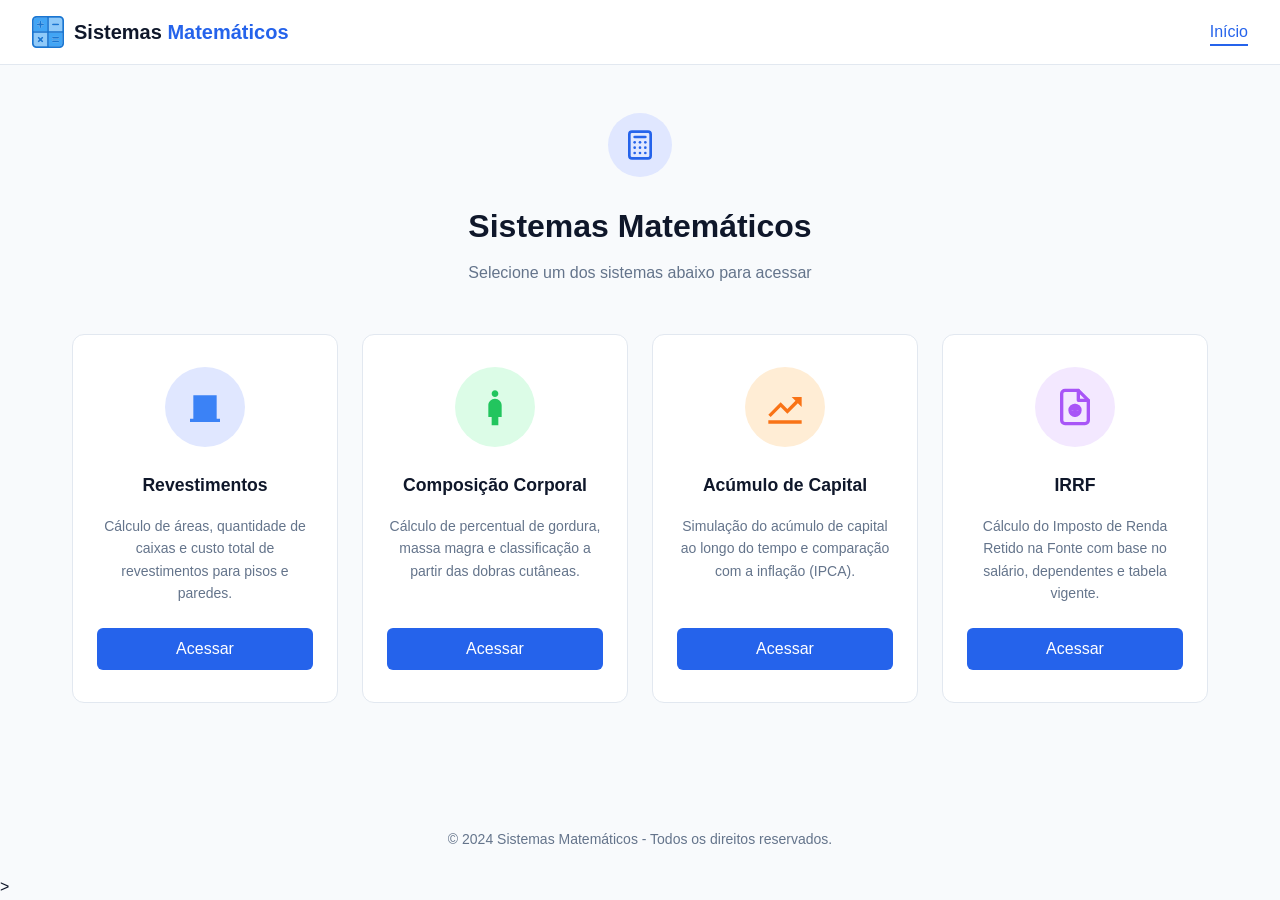
<file: index.html>
<!DOCTYPE html>
<html lang="pt-BR">
<head>
    <meta charset="UTF-8">
    <meta name="viewport" content="width=device-width, initial-scale=1.0">
    <title>Sistemas Matemáticos</title>
    <link rel="stylesheet" href="src/styles/index.css">
    <link rel="stylesheet" href="src/styles/global.css">
    <link rel="icon" href="src/assets/images/math.png" type="image/png">
    

</head>
<body>

    <header>
        <div class="logo-container">
            <img src="src/assets/images/math.png" alt="Sistemas Matemáticos Logo">
            <div>Sistemas <span>Matemáticos</span></div>
        </div>
        <nav>
            <a href="#">Início</a>
        </nav>
    </header>

    <main>
        <section class="hero">
            <div class="hero-icon">
                <svg width="32" height="32" viewBox="0 0 24 24" fill="none" stroke="currentColor" stroke-width="2" stroke-linecap="round" stroke-linejoin="round">
                    <rect x="4" y="2" width="16" height="20" rx="2" ry="2"></rect>
                    <line x1="8" y1="6" x2="16" y2="6"></line>
                    <line x1="16" y1="14" x2="16" y2="14"></line>
                    <line x1="16" y1="18" x2="16" y2="18"></line>
                    <line x1="8" y1="10" x2="8" y2="10"></line>
                    <line x1="12" y1="10" x2="12" y2="10"></line>
                    <line x1="16" y1="10" x2="16" y2="10"></line>
                    <line x1="8" y1="14" x2="8" y2="14"></line>
                    <line x1="12" y1="14" x2="12" y2="14"></line>
                    <line x1="8" y1="18" x2="8" y2="18"></line>
                    <line x1="12" y1="18" x2="12" y2="18"></line>
                </svg>
            </div>
            <h1>Sistemas Matemáticos</h1>
            <p>Selecione um dos sistemas abaixo para acessar</p>
        </section>

        <section class="systems-grid">
            
            <article class="card">
                <div class="card-icon icon-bg-blue">
                    <svg width="40" height="40" viewBox="0 0 24 24" fill="currentColor">
                        <path d="M3 21h18v-2H3v2zm4-4h2v-2H7v2zm0-4h2v-2H7v2zm0-4h2V7H7v2zm4 8h2v-2h-2v2zm0-4h2v-2h-2v2zm0-4h2V7h-2v2zm4 8h2v-2h-2v2zm0-4h2v-2h-2v2zm0-4h2V7h-2v2zM5 5v14h14V5H5z"/>
                    </svg>
                </div>
                <h2>Revestimentos</h2>
                <p>Cálculo de áreas, quantidade de caixas e custo total de revestimentos para pisos e paredes.</p>
                <button class="btn-acessar" data-system="revestimentos">Acessar</button>
            </article>

            <article class="card">
                <div class="card-icon icon-bg-green">
                    <svg width="40" height="40" viewBox="0 0 24 24" fill="currentColor">
                        <path d="M12 2C10.9 2 10 2.9 10 4s.9 2 2 2 2-.9 2-2-.9-2-2-2zm0 5c-2.21 0-4 1.79-4 4v7h2v5h4v-5h2v-7c0-2.21-1.79-4-4-4z"/>
                    </svg>
                </div>
                <h2>Composição Corporal</h2>
                <p>Cálculo de percentual de gordura, massa magra e classificação a partir das dobras cutâneas.</p>
                <button class="btn-acessar" data-system="composicao_corporal">Acessar</button>
            </article>

            <article class="card">
                <div class="card-icon icon-bg-orange">
                    <svg width="40" height="40" viewBox="0 0 24 24" fill="currentColor">
                        <path d="M16 6l2.29 2.29-4.88 4.88-4-4L2 16.59 3.41 18l6-6 4 4 6.3-6.29L22 12V6z"/>
                        <path d="M22 20H2v2h20v-2z"/>
                    </svg>
                </div>
                <h2>Acúmulo de Capital</h2>
                <p>Simulação do acúmulo de capital ao longo do tempo e comparação com a inflação (IPCA).</p>
                <a href="src/pages/acumulo-capital.html" style="width: 100%; text-decoration: none;">
        <button class="btn-acessar">Acessar</button>
    </a>
            </article>

            <article class="card">
                <div class="card-icon icon-bg-purple">
                    <svg width="40" height="40" viewBox="0 0 24 24" fill="none" stroke="currentColor" stroke-width="2" stroke-linecap="round" stroke-linejoin="round">
                        <path d="M14 2H6a2 2 0 0 0-2 2v16a2 2 0 0 0 2 2h12a2 2 0 0 0 2-2V8z"></path>
                        <polyline points="14 2 14 8 20 8"></polyline>
                        <circle cx="12" cy="14" r="3"></circle>
                        <path d="M12 11v6"></path>
                        <path d="M10 13h4"></path>
                        <path d="M10 15h4"></path>
                    </svg>
                </div>
                <h2>IRRF</h2>
                <p>Cálculo do Imposto de Renda Retido na Fonte com base no salário, dependentes e tabela vigente.</p>
                <button class="btn-acessar" data-system="irrf">Acessar</button>
            </article>

        </section>
    </main>

    <footer>
        &copy; 2024 Sistemas Matemáticos - Todos os direitos reservados.
    </footer>

    <script src="src/scripts/index.js"></script>>
</body>
</html>
</file>
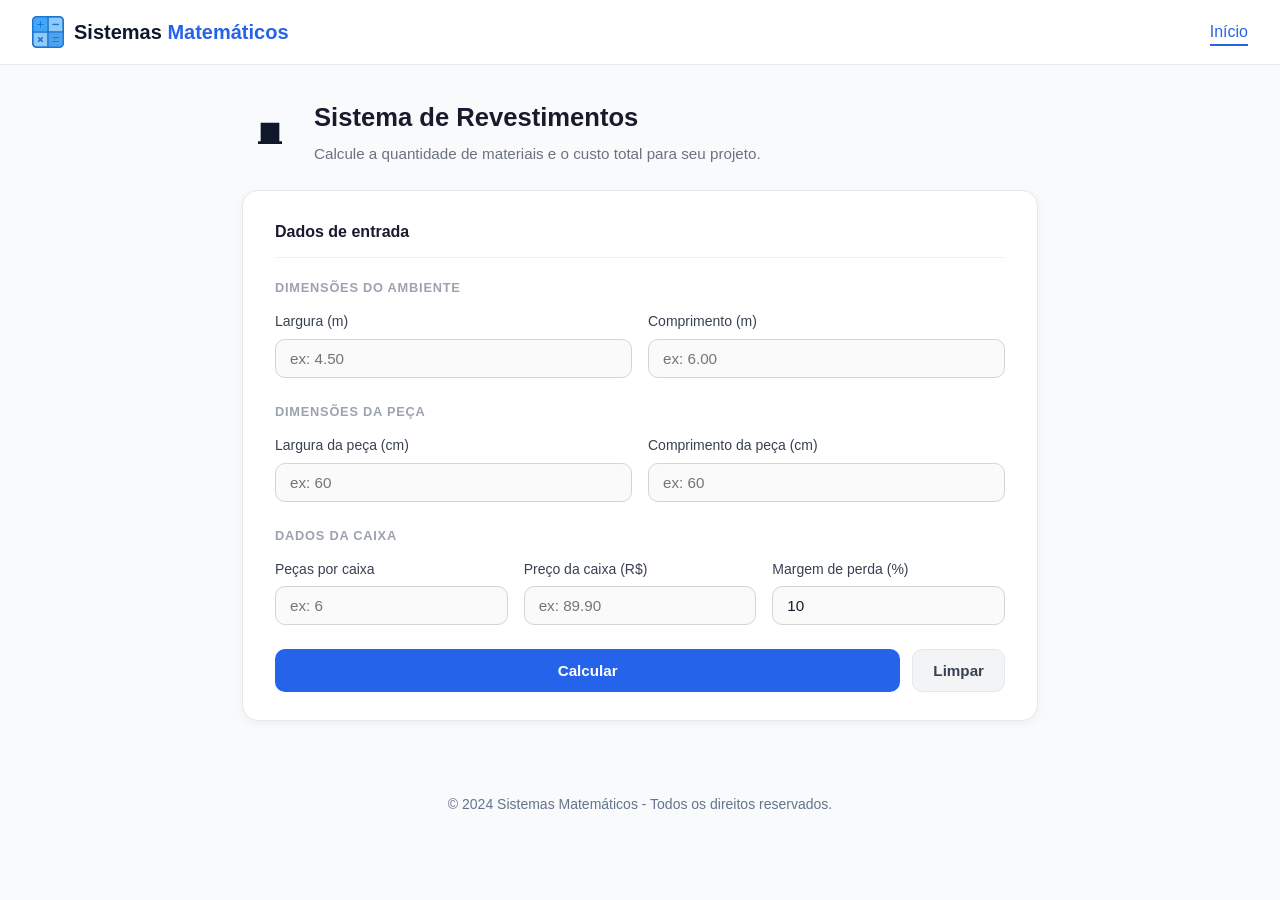
<file: src/pages/revestimentos.html>
<!DOCTYPE html>
<html lang="pt-BR">

<head>
    <meta charset="UTF-8">
    <meta name="viewport" content="width=device-width, initial-scale=1.0">
    <title>Revestimentos - Sistemas Matemáticos</title>
    <link rel="stylesheet" href="../styles/global.css">
    <link rel="icon" href="../assets/images/math.png" type="image/png">
    <link rel="stylesheet" href="../styles/revestimentos.css">
</head>

<body>

    <header>
        <div class="logo-container">
            <img src="../assets/images/math.png" alt="Sistemas Matemáticos Logo">
            <div>Sistemas <span>Matemáticos</span></div>
        </div>
        <nav>
            <a href="../../index.html">Início</a>
        </nav>
    </header>

    <main>
        <section class="page-hero">
            <div class="hero-icon icon-bg-blue">
                <svg width="32" height="32" viewBox="0 0 24 24" fill="currentColor">
                    <path
                        d="M3 21h18v-2H3v2zm4-4h2v-2H7v2zm0-4h2v-2H7v2zm0-4h2V7H7v2zm4 8h2v-2h-2v2zm0-4h2v-2h-2v2zm0-4h2V7h-2v2zm4 8h2v-2h-2v2zm0-4h2v-2h-2v2zm0-4h2V7h-2v2zM5 5v14h14V5H5z" />
                </svg>
            </div>
            <div>
                <h1>Sistema de Revestimentos</h1>
                <p>Calcule a quantidade de materiais e o custo total para seu projeto.</p>
            </div>
        </section>

        <div class="content-wrapper">

            <!-- FORMULÁRIO -->
            <section class="card-form">
                <h2 class="section-title">Dados de entrada</h2>

                <div class="form-group">
                    <h3 class="group-title">Dimensões do ambiente</h3>
                    <div class="input-row">
                        <div class="input-field">
                            <label for="largura">Largura (m)</label>
                            <input type="number" id="largura" placeholder="ex: 4.50" min="0.01" step="0.01">
                        </div>
                        <div class="input-field">
                            <label for="comprimento">Comprimento (m)</label>
                            <input type="number" id="comprimento" placeholder="ex: 6.00" min="0.01" step="0.01">
                        </div>
                    </div>
                </div>

                <div class="form-group">
                    <h3 class="group-title">Dimensões da peça</h3>
                    <div class="input-row">
                        <div class="input-field">
                            <label for="pecaLargura">Largura da peça (cm)</label>
                            <input type="number" id="pecaLargura" placeholder="ex: 60" min="0.1" step="0.1">
                        </div>
                        <div class="input-field">
                            <label for="pecaComprimento">Comprimento da peça (cm)</label>
                            <input type="number" id="pecaComprimento" placeholder="ex: 60" min="0.1" step="0.1">
                        </div>
                    </div>
                </div>

                <div class="form-group">
                    <h3 class="group-title">Dados da caixa</h3>
                    <div class="input-row three-cols">
                        <div class="input-field">
                            <label for="qtdPecas">Peças por caixa</label>
                            <input type="number" id="qtdPecas" placeholder="ex: 6" min="1" step="1">
                        </div>
                        <div class="input-field">
                            <label for="precoCaixa">Preço da caixa (R$)</label>
                            <input type="number" id="precoCaixa" placeholder="ex: 89.90" min="0.01" step="0.01">
                        </div>
                        <div class="input-field">
                            <label for="perda">Margem de perda (%)</label>
                            <input type="number" id="perda" placeholder="ex: 10" min="0" max="100" step="0.5"
                                value="10">
                        </div>
                    </div>
                </div>

                <div id="mensagemErro" class="mensagem-erro" style="display:none;"></div>

                <div class="btn-group">
                    <button id="btnCalcular" class="btn-primary">Calcular</button>
                    <button id="btnLimpar" class="btn-secondary">Limpar</button>
                </div>
            </section>

            <!-- RESULTADOS -->
            <section class="card-resultados" id="cardResultados" style="display:none;">
                <h2 class="section-title">Resultados</h2>

                <div class="resultados-grid">
                    <div class="resultado-item">
                        <span class="resultado-label">Área da peça</span>
                        <span class="resultado-valor" id="resAreaPeca">—</span>
                        <span class="resultado-unidade">m²</span>
                    </div>
                    <div class="resultado-item">
                        <span class="resultado-label">Área do ambiente</span>
                        <span class="resultado-valor" id="resAreaAmb">—</span>
                        <span class="resultado-unidade">m²</span>
                    </div>
                    <div class="resultado-item">
                        <span class="resultado-label">Área total com perda</span>
                        <span class="resultado-valor" id="resAreaTotal">—</span>
                        <span class="resultado-unidade">m²</span>
                    </div>
                    <div class="resultado-item">
                        <span class="resultado-label">Metragem por caixa</span>
                        <span class="resultado-valor" id="resMetCaixa">—</span>
                        <span class="resultado-unidade">m²</span>
                    </div>
                    <div class="resultado-item destaque-azul">
                        <span class="resultado-label">Quantidade de caixas</span>
                        <span class="resultado-valor" id="resCaixas">—</span>
                        <span class="resultado-unidade">caixas</span>
                    </div>
                    <div class="resultado-item destaque-verde">
                        <span class="resultado-label">Custo total</span>
                        <span class="resultado-valor" id="resCusto">—</span>
                        <span class="resultado-unidade">R$</span>
                    </div>
                </div>
            </section>

        </div>
    </main>

    <footer>
        &copy; 2024 Sistemas Matemáticos - Todos os direitos reservados.
    </footer>

    <script src="../scripts/revestimentos.js"></script>
</body>

</html>
</file>
<file: src/styles/index.css>
/*
   1. ESTRUTURA PRINCIPAL (INDEX)
*/
main {
    flex: 1;
    max-width: 1200px;
    margin: 0 auto;
    padding: 3rem 2rem;
    width: 100%;
}

/*
   2. HERO SECTION
*/
.hero {
    text-align: center;
    margin-bottom: 3rem;
}

.hero-icon {
    background-color: #e0e7ff;
    color: var(--primary-color);
    width: 64px;
    height: 64px;
    border-radius: 50%;
    display: flex;
    justify-content: center;
    align-items: center;
    margin: 0 auto 1.5rem auto;
}

.hero h1 {
    font-size: 2rem;
    margin-bottom: 0.5rem;
    color: #0f172a;
}

.hero p {
    color: var(--text-muted);
}

/*
   3. GRID DE CARDS
*/
.systems-grid {
    display: grid;
    grid-template-columns: repeat(auto-fit, minmax(250px, 1fr));
    gap: 1.5rem;
}

.card {
    background-color: var(--card-bg);
    border: 1px solid var(--border-color);
    border-radius: 12px;
    padding: 2rem 1.5rem;
    display: flex;
    flex-direction: column;
    align-items: center;
    text-align: center;
    transition: transform 0.2s, box-shadow 0.2s;
}

.card:hover {
    transform: translateY(-5px);
    box-shadow: 0 10px 15px -3px rgba(0, 0, 0, 0.05);
}

.card-icon {
    width: 80px;
    height: 80px;
    border-radius: 50%;
    display: flex;
    justify-content: center;
    align-items: center;
    margin-bottom: 1.5rem;
}

/* Cores de fundo específicas para cada ícone */
.icon-bg-blue { background-color: #e0e7ff; color: #3b82f6; }
.icon-bg-green { background-color: #dcfce7; color: #22c55e; }
.icon-bg-orange { background-color: #ffedd5; color: #f97316; }
.icon-bg-purple { background-color: #f3e8ff; color: #a855f7; }

.card h2 {
    font-size: 1.1rem;
    margin-bottom: 1rem;
}

.card p {
    font-size: 0.875rem;
    color: var(--text-muted);
    margin-bottom: 1.5rem;
    flex: 1;
}

.btn-acessar {
    width: 100%;
    background-color: var(--primary-color);
    color: white;
    border: none;
    padding: 0.75rem;
    border-radius: 6px;
    font-size: 1rem;
    font-weight: 500;
    cursor: pointer;
    transition: background-color 0.2s;
}

.btn-acessar:hover {
    background-color: var(--primary-hover);
}
</file>
<file: src/styles/global.css>
/* 
   1. VARIÁVEIS GERAIS E RESET
*/
:root {
    --primary-color: #2563eb;
    --primary-hover: #1d4ed8;
    --bg-color: #f8fafc;
    --card-bg: #ffffff;
    --text-dark: #0f172a;
    --text-muted: #64748b;
    --border-color: #e2e8f0;
    --result-bg: #f1f5f9;
    --icon-orange-bg: #ffedd5;
    --icon-orange-text: #f97316;
    --font-family: 'Segoe UI', Roboto, Helvetica, Arial, sans-serif;
}

* {
    margin: 0;
    padding: 0;
    box-sizing: border-box;
}

body {
    font-family: var(--font-family);
    background-color: var(--bg-color);
    color: var(--text-dark);
    line-height: 1.6;
    display: flex;
    flex-direction: column;
    min-height: 100vh;
}

/* 
   2. CABEÇALHO E NAVEGAÇÃO COMPARTILHADA
*/
header, header.topbar {
    background-color: var(--card-bg);
    border-bottom: 1px solid var(--border-color);
    padding: 1rem 2rem;
    display: flex;
    justify-content: space-between;
    align-items: center;
}

.logo-container, .logo {
    display: flex;
    align-items: center;
    gap: 10px;
    font-weight: 600;
    font-size: 1.25rem;
}

.logo-container span, .logo span {
    color: var(--primary-color);
}

nav a, .nav-link {
    text-decoration: none;
    color: var(--primary-color);
    font-weight: 500;
    padding-bottom: 0.25rem;
    border-bottom: 2px solid var(--primary-color);
}

/*
   3. RODAPÉ COMPARTILHADO
*/
footer {
    text-align: center;
    padding: 1.5rem 2rem;
    color: var(--text-muted);
    font-size: 0.875rem;
}
</file>
<file: src/styles/revestimentos.css>
/* =============================================
   revestimentos.css
   Estilos específicos da página de revestimentos
   ============================================= */

/* Hero da página */
.page-hero {
    display: flex;
    align-items: center;
    gap: 1rem;
    padding: 2rem 2rem 0;
    max-width: 860px;
    margin: 0 auto;
}

.page-hero .hero-icon {
    width: 56px;
    height: 56px;
    border-radius: 14px;
    display: flex;
    align-items: center;
    justify-content: center;
    flex-shrink: 0;
}

.page-hero h1 {
    font-size: 1.6rem;
    font-weight: 700;
    margin: 0 0 4px;
    color: var(--color-title, #1a1a2e);
}

.page-hero p {
    margin: 0;
    color: var(--color-text-muted, #6b7280);
    font-size: 0.95rem;
}

/* Wrapper central */
.content-wrapper {
    max-width: 860px;
    margin: 1.5rem auto 3rem;
    padding: 0 2rem;
    display: flex;
    flex-direction: column;
    gap: 1.5rem;
}

/* Cards */
.card-form,
.card-resultados {
    background: #fff;
    border-radius: 16px;
    border: 1px solid #e5e7eb;
    padding: 1.75rem 2rem;
    box-shadow: 0 2px 8px rgba(0, 0, 0, 0.05);
}

.section-title {
    font-size: 1rem;
    font-weight: 600;
    color: var(--color-title, #1a1a2e);
    margin: 0 0 1.25rem;
    padding-bottom: 0.75rem;
    border-bottom: 1px solid #f0f0f5;
}

/* Grupos de input */
.form-group {
    margin-bottom: 1.5rem;
}

.group-title {
    font-size: 0.8rem;
    font-weight: 600;
    text-transform: uppercase;
    letter-spacing: 0.06em;
    color: #9ca3af;
    margin: 0 0 0.75rem;
}

.input-row {
    display: grid;
    grid-template-columns: 1fr 1fr;
    gap: 1rem;
}

.input-row.three-cols {
    grid-template-columns: 1fr 1fr 1fr;
}

.input-field {
    display: flex;
    flex-direction: column;
    gap: 6px;
}

.input-field label {
    font-size: 0.875rem;
    font-weight: 500;
    color: #374151;
}

.input-field input {
    padding: 10px 14px;
    border: 1px solid #d1d5db;
    border-radius: 10px;
    font-size: 0.95rem;
    color: #111827;
    background: #fafafa;
    transition: border-color 0.2s, box-shadow 0.2s;
    outline: none;
}

.input-field input:focus {
    border-color: #3b82f6;
    box-shadow: 0 0 0 3px rgba(59, 130, 246, 0.12);
    background: #fff;
}

.input-field input.erro {
    border-color: #ef4444;
    box-shadow: 0 0 0 3px rgba(239, 68, 68, 0.1);
}

/* Mensagem de erro */
.mensagem-erro {
    background: #fef2f2;
    border: 1px solid #fecaca;
    border-radius: 10px;
    padding: 10px 14px;
    font-size: 0.875rem;
    color: #dc2626;
    margin-bottom: 1rem;
}

/* Botões */
.btn-group {
    display: flex;
    gap: 0.75rem;
    margin-top: 0.5rem;
}

.btn-primary {
    flex: 1;
    padding: 12px;
    background: #2563eb;
    color: #fff;
    border: none;
    border-radius: 10px;
    font-size: 0.95rem;
    font-weight: 600;
    cursor: pointer;
    transition: background 0.2s, transform 0.1s;
}

.btn-primary:hover {
    background: #1d4ed8;
}

.btn-primary:active {
    transform: scale(0.98);
}

.btn-secondary {
    padding: 12px 20px;
    background: #f3f4f6;
    color: #374151;
    border: 1px solid #e5e7eb;
    border-radius: 10px;
    font-size: 0.95rem;
    font-weight: 600;
    cursor: pointer;
    transition: background 0.2s;
}

.btn-secondary:hover {
    background: #e5e7eb;
}

/* Grid de resultados */
.resultados-grid {
    display: grid;
    grid-template-columns: repeat(3, 1fr);
    gap: 1rem;
}

.resultado-item {
    background: #f8f9fb;
    border: 1px solid #e5e7eb;
    border-radius: 12px;
    padding: 1rem 1.25rem;
    display: flex;
    flex-direction: column;
    gap: 4px;
}

.resultado-label {
    font-size: 0.78rem;
    color: #6b7280;
    font-weight: 500;
    text-transform: uppercase;
    letter-spacing: 0.04em;
}

.resultado-valor {
    font-size: 1.5rem;
    font-weight: 700;
    color: #111827;
    line-height: 1.2;
}

.resultado-unidade {
    font-size: 0.8rem;
    color: #9ca3af;
}

/* Destaques */
.destaque-azul {
    background: #eff6ff;
    border-color: #bfdbfe;
}

.destaque-azul .resultado-label {
    color: #1d4ed8;
}

.destaque-azul .resultado-valor {
    color: #1e40af;
}

.destaque-verde {
    background: #f0fdf4;
    border-color: #bbf7d0;
}

.destaque-verde .resultado-label {
    color: #15803d;
}

.destaque-verde .resultado-valor {
    color: #166534;
    font-size: 1.4rem;
}

/* Responsivo */
@media (max-width: 640px) {
    .content-wrapper {
        padding: 0 1rem;
    }

    .card-form,
    .card-resultados {
        padding: 1.25rem;
    }

    .input-row,
    .input-row.three-cols {
        grid-template-columns: 1fr;
    }

    .resultados-grid {
        grid-template-columns: 1fr 1fr;
    }

    .page-hero {
        padding: 1.5rem 1rem 0;
        flex-direction: column;
        align-items: flex-start;
    }
}
</file>
